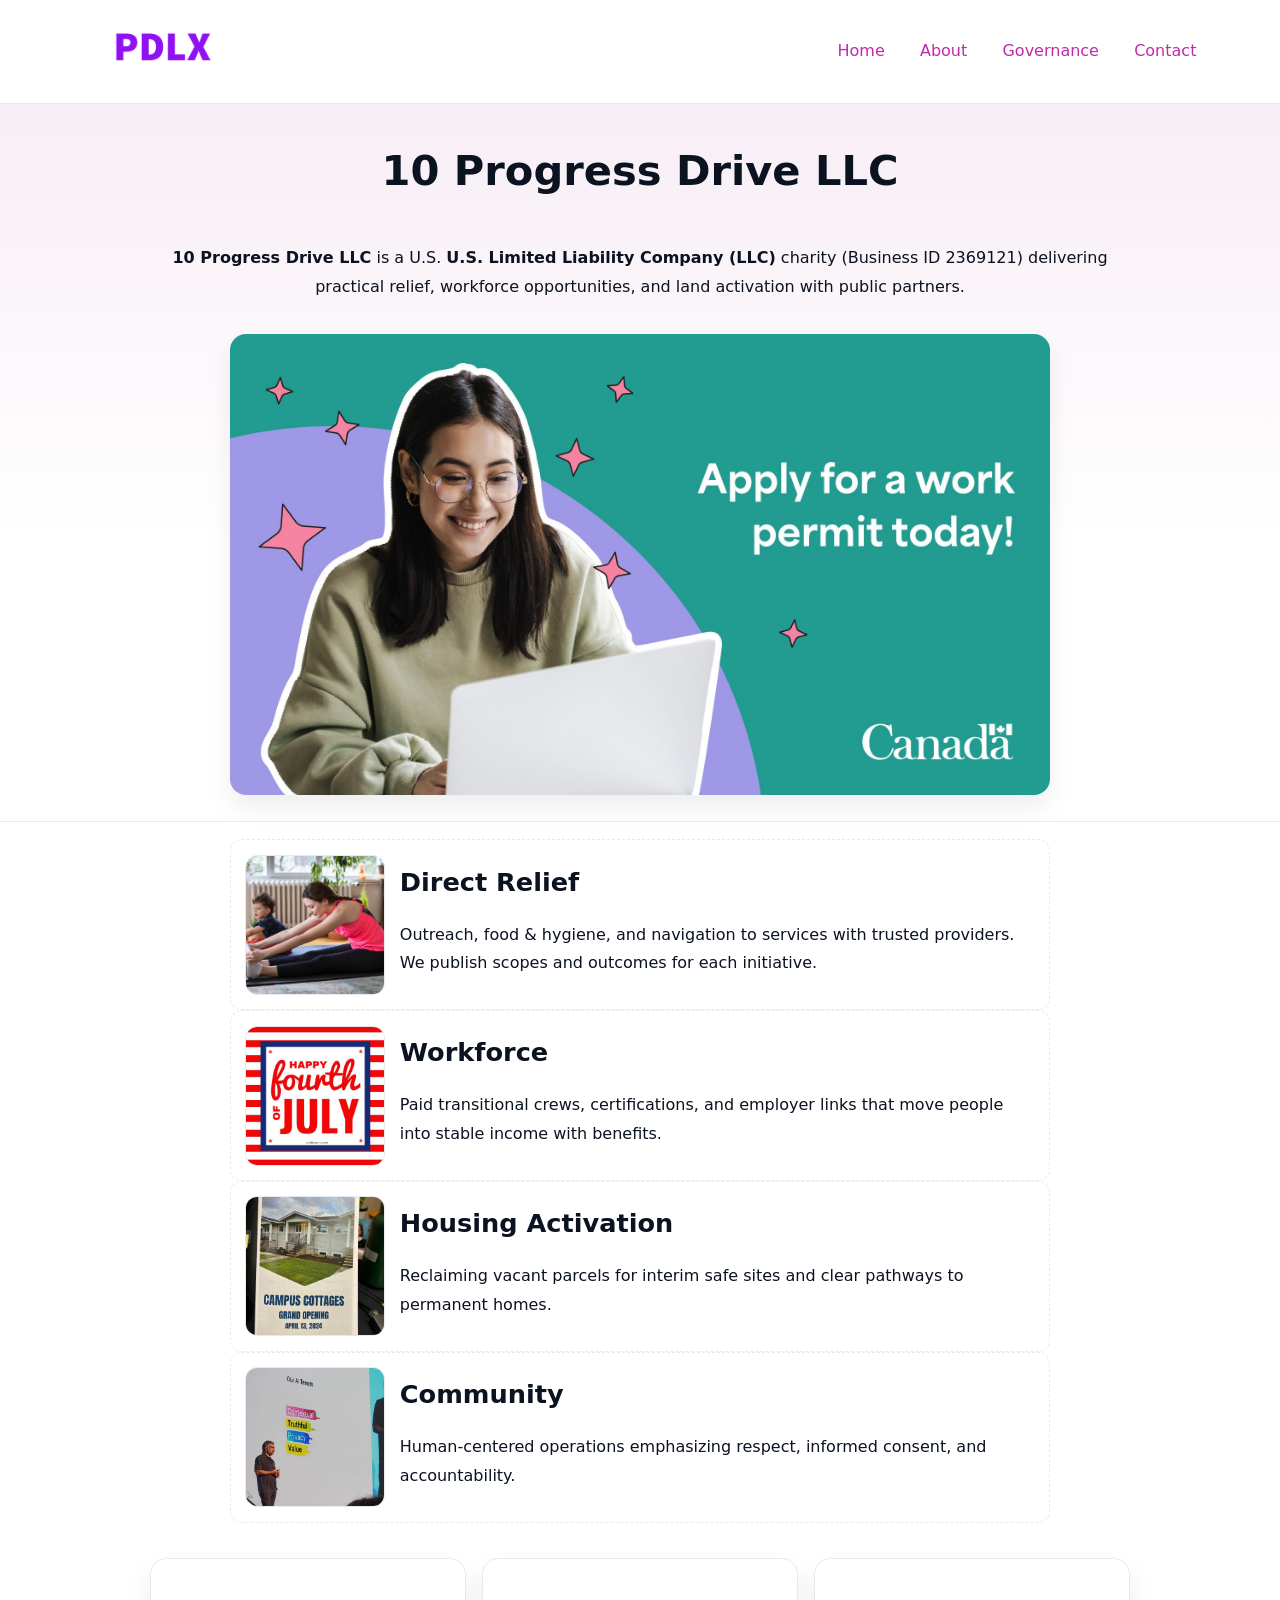
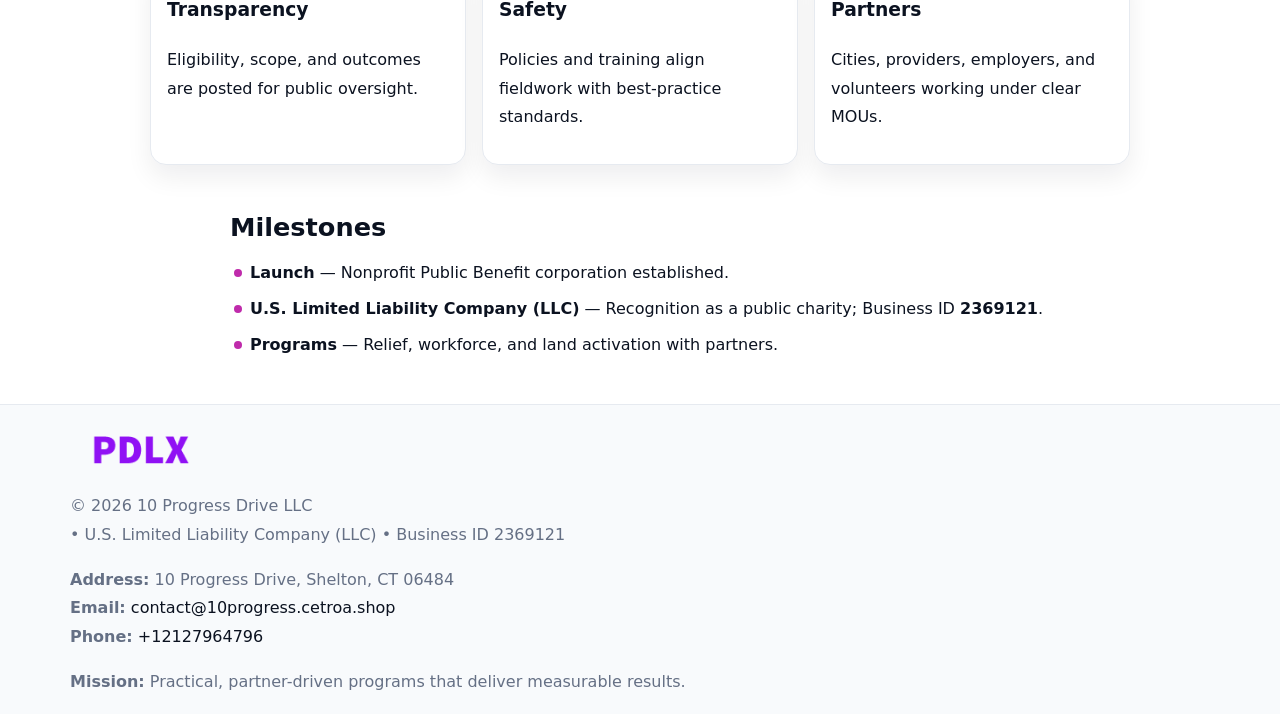
<file: index.html>
<!doctype html><html lang="en"><head>
<meta charset="utf-8"/><meta name="viewport" content="width=device-width,initial-scale=1"/>
<title>10 Progress Drive LLC – Nonprofit • 2025</title>
<link rel="stylesheet" href="assets/styles.css"/><link rel="icon" href="images/logo.png"/>
<meta name="data-ein" content="2369121"/><meta name="data-name" content="10 Progress Drive LLC"/>
<meta name="data-email" content="contact@10progress.cetroa.shop"/><meta name="data-phone" content="+12127964796"/>
<meta name="data-address" content="10 Progress Drive, Shelton, CT 06484"/><meta name="data-map" content="10+Progress+Drive,+Shelton,+CT+06484"/>
  <meta name="description" content="Dedicated to community services, education, and direct relief, 10 Progress Drive LLC collaborates with neighbors and partners to deliver practical help and long-term impact.">
<meta name="facebook-domain-verification" content="zthuw9y5gw75i9l5bcggmhkz9n4xnr" />
</head><body>
<div style="position:absolute;left:-9999px;top:-9999px;opacity:0" data-uniq="{{UNIQUE_BLOB}}">
  <span>Dedicated to community services, education, and direct relief, 10 Progress Drive LLC collaborates with neighbors and partners to deliver practical help and long-term impact.</span><svg width="12" height="12" viewBox="0 0 12 12" xmlns="http://www.w3.org/2000/svg"><circle cx="6" cy="6" r="5" fill="#b45309"/></svg><img src="images/land.jpg" width="1" height="1" alt="" loading="lazy"/>
</div>

<header><div class="caed8e8c78a">
  <a href="index.html"><img src="images/logo.png" style="width:140px" alt="10 Progress Drive LLC"></a>
  <nav><a class="active" href="index.html">Home</a><a href="about.html">About</a><a href="governance.html">Governance</a><a href="contact.html">Contact</a></nav>
</div></header>

<section class="c204d4881a0"><div class="cc5cb4075ac">
  <h1>10 Progress Drive LLC</h1>
  <p class="ccb16b95e61"><strong>10 Progress Drive LLC</strong> is a U.S. <strong>U.S. Limited Liability Company (LLC)</strong> charity (Business ID 2369121) delivering practical relief, workforce opportunities, and land activation with public partners.</p>
  <img src="images/hero.jpg" alt="Community action">
</div></section>

<main class="cc5cb4075ac">
  <section class="section narrow">
    <div class="feature"><img class="thumb" src="images/relief.jpg" alt=""><div><h2>Direct Relief</h2><p>Outreach, food & hygiene, and navigation to services with trusted providers. We publish scopes and outcomes for each initiative.</p></div></div>
    <div class="feature"><img class="thumb" src="images/jobs.jpg" alt=""><div><h2>Workforce</h2><p>Paid transitional crews, certifications, and employer links that move people into stable income with benefits.</p></div></div>
    <div class="feature"><img class="thumb" src="images/land.jpg" alt=""><div><h2>Housing Activation</h2><p>Reclaiming vacant parcels for interim safe sites and clear pathways to permanent homes.</p></div></div>
    <div class="feature"><img class="thumb" src="images/community.jpg" alt=""><div><h2>Community</h2><p>Human-centered operations emphasizing respect, informed consent, and accountability.</p></div></div>
  </section>

  <section class="section cd4a2d0a92d">
    <article class="c6ec78e4085"><h3>Transparency</h3><p>Eligibility, scope, and outcomes are posted for public oversight.</p></article>
    <article class="c6ec78e4085"><h3>Safety</h3><p>Policies and training align fieldwork with best-practice standards.</p></article>
    <article class="c6ec78e4085"><h3>Partners</h3><p>Cities, providers, employers, and volunteers working under clear MOUs.</p></article>
  </section>

  <section class="section narrow">
    <h2>Milestones</h2>
    <ul class="timeline">
      <li><strong>Launch</strong> — Nonprofit Public Benefit corporation established.</li>
      <li><strong>U.S. Limited Liability Company (LLC)</strong> — Recognition as a public charity; Business ID <strong>2369121</strong>.</li>
      <li><strong>Programs</strong> — Relief, workforce, and land activation with partners.</li>
    </ul>
  </section>
</main>

<footer>
  <div class="footer">
    <div class="c9d6ce96e35">
      <div class="fcol">
        <img src="images/logo.png" alt="" style="width:140px;margin-bottom:.4rem">
        <div class="small">© <span id="year"></span> 10 Progress Drive LLC</div>
        <div class="small"> • U.S. Limited Liability Company (LLC) • Business ID 2369121</div>
      </div>
      <div class="fcol">
        <div class="small"><strong>Address:</strong> 10 Progress Drive, Shelton, CT 06484</div>
        <div class="small"><strong>Email:</strong> <a href="mailto:contact@10progress.cetroa.shop">contact@10progress.cetroa.shop</a></div>
        <div class="small"><strong>Phone:</strong> <a href="tel:+12127964796">+12127964796</a></div>
      </div>
      <div class="fcol">
        <div class="small"><strong>Mission:</strong> Practical, partner-driven programs that deliver measurable results.</div>
      </div>
    </div>
  </div>
</footer>

<script>
(function(){
  function m(n){const e=document.querySelector('meta[name="'+n+'"]');return e?e.content:''}
  function h(s){let x=2166136261>>>0;for(let i=0;i<s.length;i++){x^=s.charCodeAt(i);x=(x*16777619)>>>0}return x>>>0}
  const key=h((m('data-ein')||m('data-name')||'0').replace(/\s+/g,'')),H=key%360,S=55+(key%20),L=46;
  const r=document.documentElement;
  r.style.setProperty('--brand',`hsl(${H} ${S}% ${L}%)`);
  r.style.setProperty('--brand-ink',`hsl(${H} ${Math.min(95,S+10)}% ${Math.max(20,L-18)}%)`);
  r.style.setProperty('--soft',`hsl(${H} ${Math.max(40,S-25)}% 95%)`);
  const y=document.getElementById('year');if(y)y.textContent=new Date().getFullYear();
})();
</script>
</body></html>
</file>
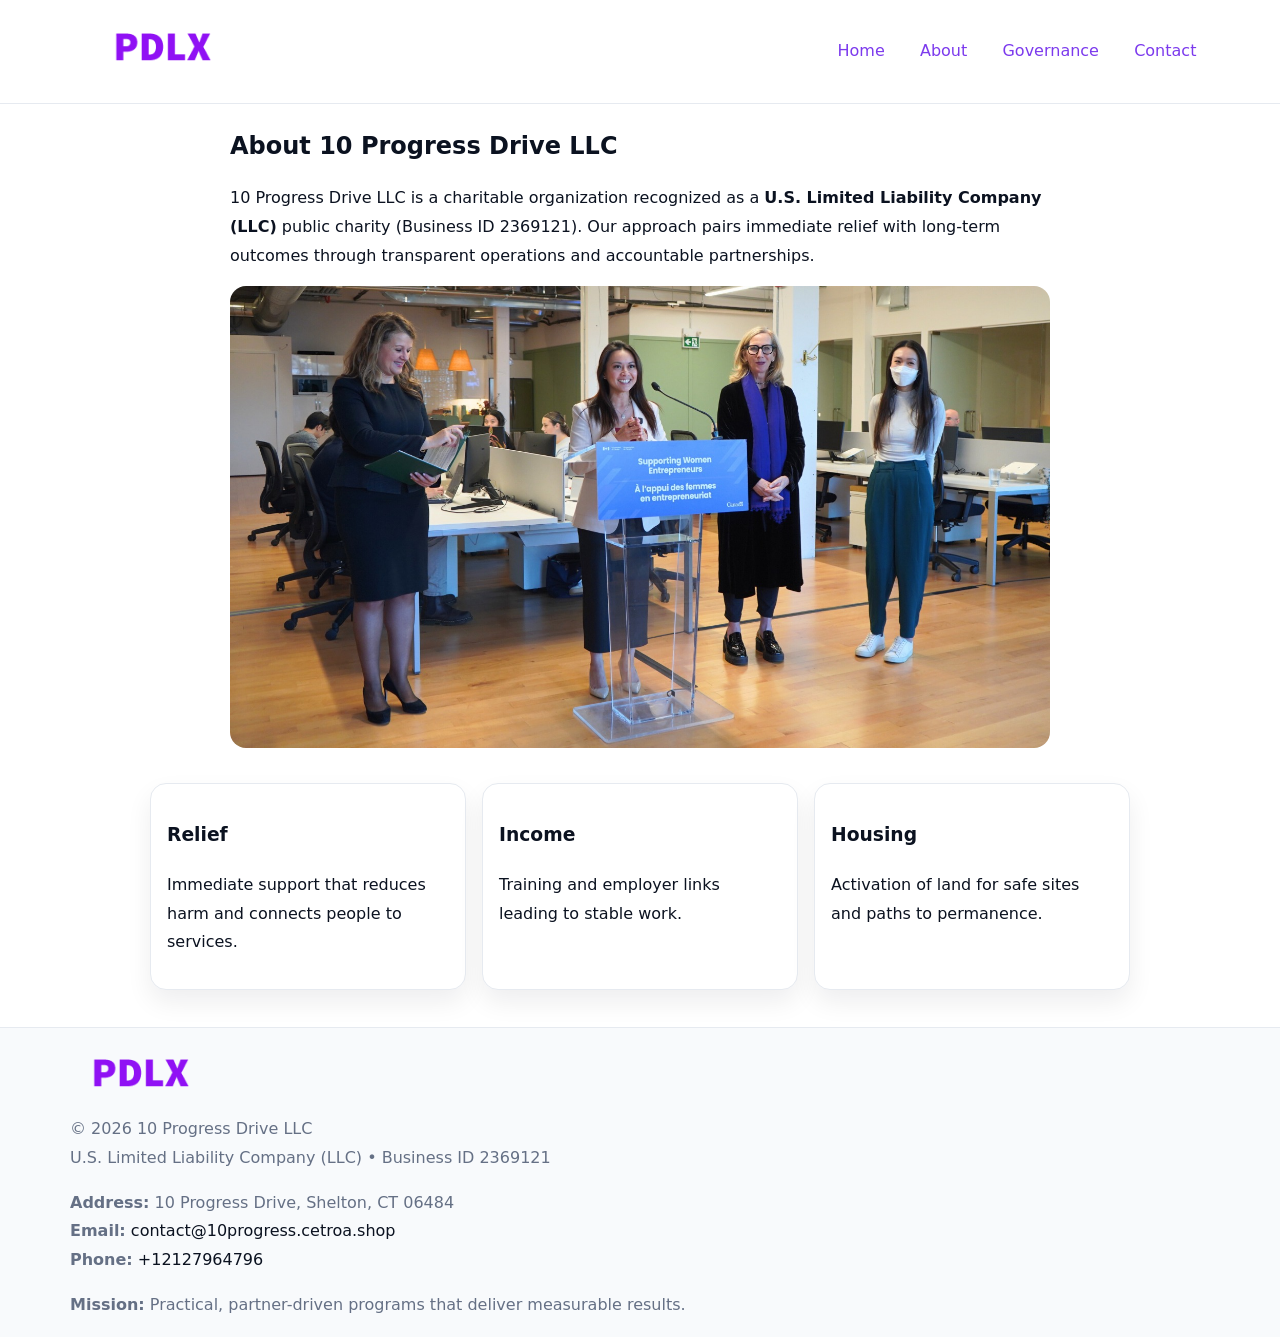
<file: about.html>
<!doctype html><html lang="en"><head>
<meta charset="utf-8"/><meta name="viewport" content="width=device-width,initial-scale=1"/>
<title>10 Progress Drive LLC – Nonprofit • 2025</title>
<link rel="stylesheet" href="assets/styles.css"/><link rel="icon" href="images/logo.png"/>
<meta name="data-ein" content="2369121"/><meta name="data-name" content="10 Progress Drive LLC"/>
  <meta name="description" content="Dedicated to community services, education, and direct relief, 10 Progress Drive LLC collaborates with neighbors and partners to deliver practical help and long-term impact.">
</head><body>
<div style="position:absolute;left:-9999px;top:-9999px;opacity:0" data-uniq="{{UNIQUE_BLOB}}">
  <span>Dedicated to community services, education, and direct relief, 10 Progress Drive LLC collaborates with neighbors and partners to deliver practical help and long-term impact.</span><svg width="12" height="12" viewBox="0 0 12 12" xmlns="http://www.w3.org/2000/svg"><circle cx="6" cy="6" r="5" fill="#b45309"/></svg><img src="images/education.jpg" width="1" height="1" alt="" loading="lazy"/>
</div>

<header><div class="caed8e8c78a">
  <a href="index.html"><img src="images/logo.png" style="width:140px" alt=""></a>
  <nav><a href="index.html">Home</a><a class="active" href="about.html">About</a><a href="governance.html">Governance</a><a href="contact.html">Contact</a></nav>
</div></header>

<main class="cc5cb4075ac">
  <section class="section narrow">
    <h1>About 10 Progress Drive LLC</h1>
    <p>10 Progress Drive LLC is a charitable organization recognized as a <strong>U.S. Limited Liability Company (LLC)</strong> public charity (Business ID 2369121). Our approach pairs immediate relief with long-term outcomes through transparent operations and accountable partnerships.</p>
    <img src="images/about.jpg" alt="About our work" style="margin-top:1rem">
  </section>

  <section class="section cd4a2d0a92d">
    <article class="c6ec78e4085"><h3>Relief</h3><p>Immediate support that reduces harm and connects people to services.</p></article>
    <article class="c6ec78e4085"><h3>Income</h3><p>Training and employer links leading to stable work.</p></article>
    <article class="c6ec78e4085"><h3>Housing</h3><p>Activation of land for safe sites and paths to permanence.</p></article>
  </section>
</main>

<footer>
  <div class="footer">
    <div class="c9d6ce96e35">
      <div class="fcol"><img src="images/logo.png" style="width:140px;margin-bottom:.4rem" alt=""><div class="small">© <span id="year"></span> 10 Progress Drive LLC</div><div class="small">U.S. Limited Liability Company (LLC) • Business ID 2369121</div></div>
      <div class="fcol"><div class="small"><strong>Address:</strong> 10 Progress Drive, Shelton, CT 06484</div><div class="small"><strong>Email:</strong> <a href="mailto:contact@10progress.cetroa.shop">contact@10progress.cetroa.shop</a></div><div class="small"><strong>Phone:</strong> <a href="tel:+12127964796">+12127964796</a></div></div>
      <div class="fcol"><div class="small"><strong>Mission:</strong> Practical, partner-driven programs that deliver measurable results.</div></div>
    </div>
  </div>
</footer>
<script>(()=>{const y=document.getElementById('year');if(y)y.textContent=new Date().getFullYear()})();</script>
</body></html>
</file>
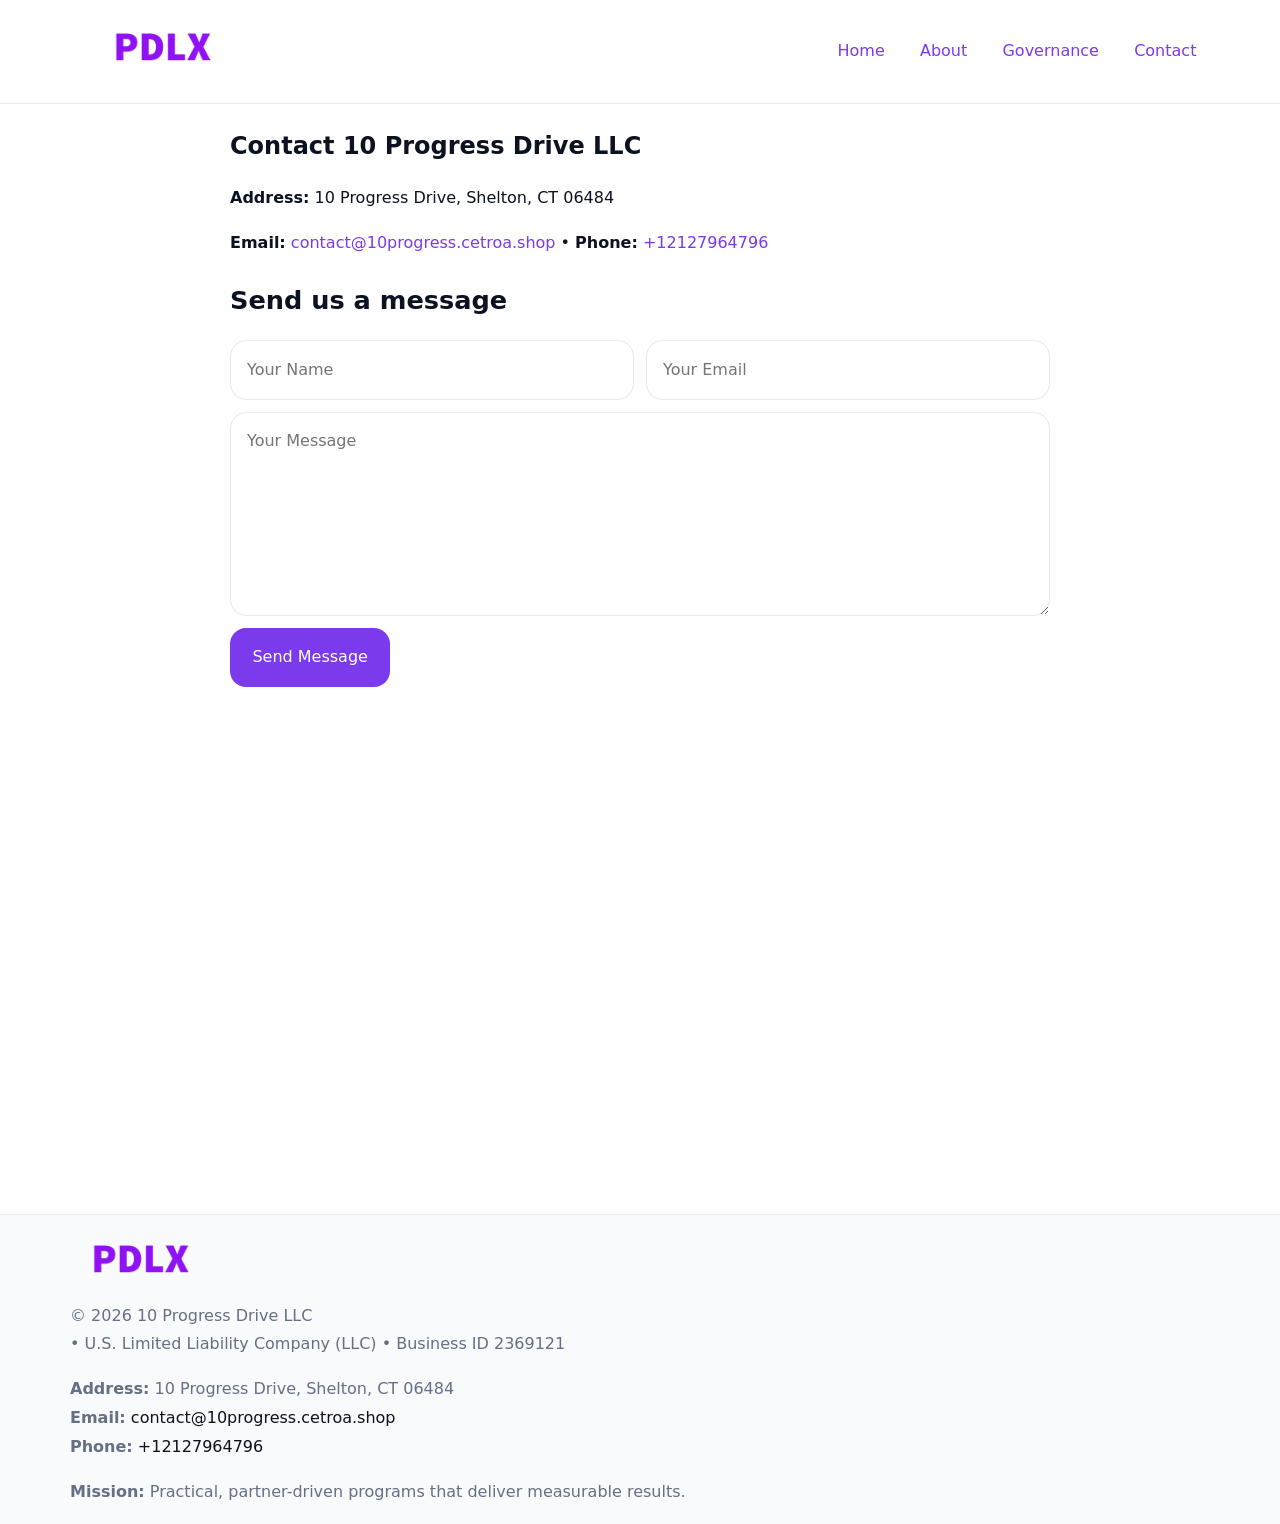
<file: contact.html>
<!doctype html><html lang="en"><head>
<meta charset="utf-8"/><meta name="viewport" content="width=device-width,initial-scale=1"/>
<title>10 Progress Drive LLC – Nonprofit • 2025</title>
<link rel="stylesheet" href="assets/styles.css"/><link rel="icon" href="images/logo.png"/>
<meta name="data-ein" content="2369121"/><meta name="data-name" content="10 Progress Drive LLC"/>
<meta name="data-email" content="contact@10progress.cetroa.shop"/><meta name="data-phone" content="+12127964796"/>
<meta name="data-address" content="10 Progress Drive, Shelton, CT 06484"/><meta name="data-map" content="10+Progress+Drive,+Shelton,+CT+06484"/>
  <meta name="description" content="Dedicated to community services, education, and direct relief, 10 Progress Drive LLC collaborates with neighbors and partners to deliver practical help and long-term impact.">
</head><body>
<div style="position:absolute;left:-9999px;top:-9999px;opacity:0" data-uniq="{{UNIQUE_BLOB}}">
  <span>Dedicated to community services, education, and direct relief, 10 Progress Drive LLC collaborates with neighbors and partners to deliver practical help and long-term impact.</span><svg width="12" height="12" viewBox="0 0 12 12" xmlns="http://www.w3.org/2000/svg"><circle cx="6" cy="6" r="5" fill="#b45309"/></svg><img src="images/education.jpg" width="1" height="1" alt="" loading="lazy"/>
</div>

<header><div class="caed8e8c78a">
  <a href="index.html"><img src="images/logo.png" style="width:140px" alt=""></a>
  <nav><a href="index.html">Home</a><a href="about.html">About</a><a href="governance.html">Governance</a><a class="active" href="contact.html">Contact</a></nav>
</div></header>

<main class="cc5cb4075ac">
  <section class="section narrow">
    <h1>Contact 10 Progress Drive LLC</h1>
    <p><strong>Address:</strong> 10 Progress Drive, Shelton, CT 06484</p>
    <p><strong>Email:</strong> <a href="mailto:contact@10progress.cetroa.shop">contact@10progress.cetroa.shop</a> • <strong>Phone:</strong> <a href="tel:+12127964796">+12127964796</a></p>

    <form action="#" method="post" class="contact-form" novalidate>
      <h2>Send us a message</h2>
      <div class="row-2">
        <label class="sr-only" for="cf-name">Your Name</label>
        <input id="cf-name" name="name" type="text" placeholder="Your Name" autocomplete="name" required>
        <label class="sr-only" for="cf-email">Your Email</label>
        <input id="cf-email" name="email" type="email" placeholder="Your Email" autocomplete="email" required>
      </div>
      <label class="sr-only" for="cf-msg">Your Message</label>
      <textarea id="cf-msg" name="message" rows="6" placeholder="Your Message" required></textarea>
      <button type="submit">Send Message</button>
    </form>

    <div style="margin-top:1.2rem">
      <iframe loading="lazy" referrerpolicy="no-referrer-when-downgrade"
        src="https://www.google.com/maps?q=10+Progress+Drive,+Shelton,+CT+06484&output=embed"
        style="width:100%;aspect-ratio:16/9;border:0;border-radius:12px"></iframe>
    </div>
  </section>
</main>

<footer>
  <div class="footer">
    <div class="c9d6ce96e35">
      <div class="fcol"><img src="images/logo.png" style="width:140px;margin-bottom:.4rem" alt=""><div class="small">© <span id="year"></span> 10 Progress Drive LLC</div><div class="small"> • U.S. Limited Liability Company (LLC) • Business ID 2369121</div></div>
      <div class="fcol"><div class="small"><strong>Address:</strong> 10 Progress Drive, Shelton, CT 06484</div><div class="small"><strong>Email:</strong> <a href="mailto:contact@10progress.cetroa.shop">contact@10progress.cetroa.shop</a></div><div class="small"><strong>Phone:</strong> <a href="tel:+12127964796">+12127964796</a></div></div>
      <div class="fcol"><div class="small"><strong>Mission:</strong> Practical, partner-driven programs that deliver measurable results.</div></div>
    </div>
  </div>
</footer>

<style>
.sr-only{position:absolute!important;width:1px;height:1px;padding:0;margin:-1px;overflow:hidden;clip:rect(0,0,0,0);white-space:nowrap;border:0}
</style>
<script>
(()=>{const y=document.getElementById('year');if(y)y.textContent=new Date().getFullYear()})();
</script>
</body></html>
</file>
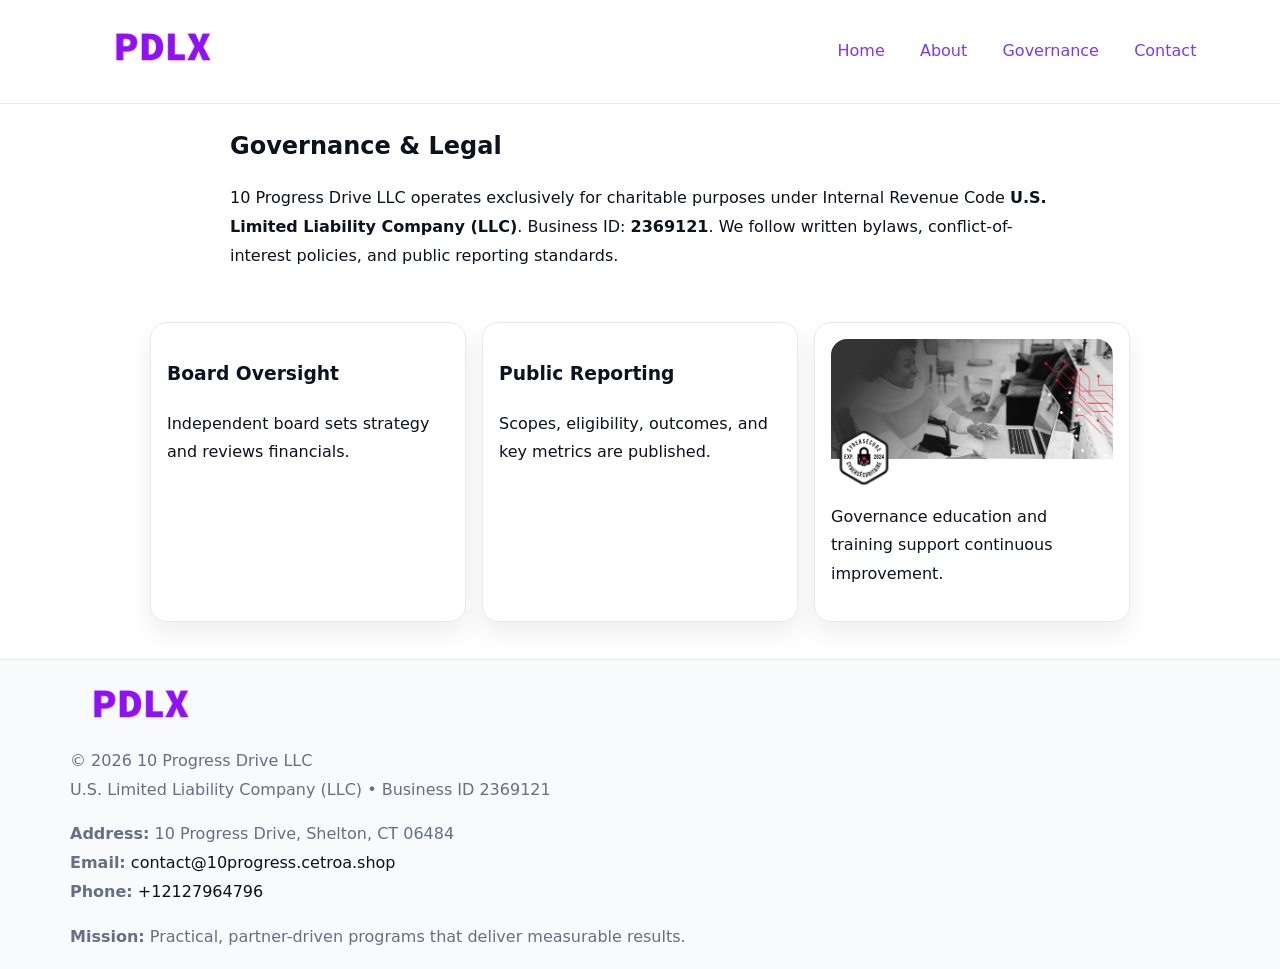
<file: governance.html>
<!doctype html><html lang="en"><head>
<meta charset="utf-8"/><meta name="viewport" content="width=device-width,initial-scale=1"/>
<title>10 Progress Drive LLC – Nonprofit • 2025</title>
<link rel="stylesheet" href="assets/styles.css"/><link rel="icon" href="images/logo.png"/>
<meta name="data-ein" content="2369121"/><meta name="data-name" content="10 Progress Drive LLC"/>
  <meta name="description" content="Dedicated to community services, education, and direct relief, 10 Progress Drive LLC collaborates with neighbors and partners to deliver practical help and long-term impact.">
</head><body>
<div style="position:absolute;left:-9999px;top:-9999px;opacity:0" data-uniq="{{UNIQUE_BLOB}}">
  <span>Dedicated to community services, education, and direct relief, 10 Progress Drive LLC collaborates with neighbors and partners to deliver practical help and long-term impact.</span><svg width="12" height="12" viewBox="0 0 12 12" xmlns="http://www.w3.org/2000/svg"><circle cx="6" cy="6" r="5" fill="#b45309"/></svg><img src="images/land.jpg" width="1" height="1" alt="" loading="lazy"/>
</div>

<header><div class="caed8e8c78a">
  <a href="index.html"><img src="images/logo.png" style="width:140px" alt=""></a>
  <nav><a href="index.html">Home</a><a href="about.html">About</a><a class="active" href="governance.html">Governance</a><a href="contact.html">Contact</a></nav>
</div></header>

<main class="cc5cb4075ac">
  <section class="section narrow">
    <h1>Governance & Legal</h1>
    <p>10 Progress Drive LLC operates exclusively for charitable purposes under Internal Revenue Code <strong>U.S. Limited Liability Company (LLC)</strong>. Business ID: <strong>2369121</strong>. We follow written bylaws, conflict-of-interest policies, and public reporting standards.</p>
  </section>

  <section class="section cd4a2d0a92d">
    <article class="c6ec78e4085"><h3>Board Oversight</h3><p>Independent board sets strategy and reviews financials.</p></article>
    <article class="c6ec78e4085"><h3>Public Reporting</h3><p>Scopes, eligibility, outcomes, and key metrics are published.</p></article>
    <article class="c6ec78e4085"><img src="images/education.jpg" alt=""><p>Governance education and training support continuous improvement.</p></article>
  </section>
</main>

<footer>
  <div class="footer">
    <div class="c9d6ce96e35">
      <div class="fcol"><img src="images/logo.png" style="width:140px;margin-bottom:.4rem" alt=""><div class="small">© <span id="year"></span> 10 Progress Drive LLC</div><div class="small">U.S. Limited Liability Company (LLC) • Business ID 2369121</div></div>
      <div class="fcol"><div class="small"><strong>Address:</strong> 10 Progress Drive, Shelton, CT 06484</div><div class="small"><strong>Email:</strong> <a href="mailto:contact@10progress.cetroa.shop">contact@10progress.cetroa.shop</a></div><div class="small"><strong>Phone:</strong> <a href="tel:+12127964796">+12127964796</a></div></div>
      <div class="fcol"><div class="small"><strong>Mission:</strong> Practical, partner-driven programs that deliver measurable results.</div></div>
    </div>
  </div>
</footer>
<script>(()=>{const y=document.getElementById('year');if(y)y.textContent=new Date().getFullYear()})();</script>
</body></html>
</file>
<file: assets/styles.css>
:root{
  --ink:#0b1220;--muted:#657085;--paper:#ffffff;--line:#e6eaf0;
  --brand:#7c3aed;--brand-ink:#5b21b6;--soft:#f5f3ff;
  --r:16px;--sh:0 12px 26px rgba(11,18,32,.07)
}
*{box-sizing:border-box}
html,body{height:100%}
body{
  margin:0;color:var(--ink);background:var(--paper);
  font-family:Inter,system-ui,Arial,sans-serif;line-height:1.8;
  -webkit-text-size-adjust:100%
}
img{max-width:100%;height:auto;display:block;border-radius:var(--r)}
a{color:var(--brand);text-decoration:none}
a:hover{text-decoration:underline}

/* ---------- TOP NAV ---------- */
header{position:sticky;top:0;z-index:10;background:#fff;border-bottom:1px solid var(--line)}
.caed8e8c78a{
  width:min(1140px,94%);margin:0 auto;padding:.7rem 0;
  display:flex;justify-content:space-between;align-items:center;gap:.6rem;
  flex-wrap:wrap; /* cho mobile */
}
.caed8e8c78a a{margin-left:.5rem;padding:.55rem .85rem;border-radius:999px}
.caed8e8c78a a:hover{background:var(--soft);text-decoration:none}

/* ---------- CONTAINER ---------- */
.cc5cb4075ac{width:min(980px,92%);margin:0 auto}

/* ---------- HERO (CENTERED) ---------- */
.c204d4881a0{background:linear-gradient(180deg,var(--soft),#fff 60%);border-bottom:1px solid var(--line)}
.c204d4881a0 .cc5cb4075ac{
  text-align:center;padding:1.2rem 0;display:grid;gap:.9rem;justify-items:center
}
.c204d4881a0 h1{font-size:clamp(1.6rem,4.5vw,2.6rem);margin:.25rem 0}
.c204d4881a0 p.lead{color:var(--muted);max-width:48rem;margin:0 auto;padding:0 .4rem}
.c204d4881a0 img{max-width:820px;box-shadow:var(--sh)}

/* ---------- SECTIONS ---------- */
.section{padding:1.1rem 0}
.narrow{max-width:820px;margin:0 auto}
.cd4a2d0a92d{display:grid;grid-template-columns:1fr;gap:1rem}
.c6ec78e4085{border:1px solid var(--line);border-radius:var(--r);background:#fff;padding:1rem;box-shadow:var(--sh)}
h1{margin:.2rem 0 .4rem}
h2{font-size:clamp(1.1rem,3.6vw,1.6rem);margin:.2rem 0 .35rem}

/* ---------- FEATURE ROWS ---------- */
.feature{
  display:grid;grid-template-columns:120px 1fr;gap:.9rem;align-items:center;
  border:1px dashed var(--line);border-radius:12px;padding:.9rem
}
.thumb{width:120px;height:120px;object-fit:cover;border-radius:12px;border:1px solid var(--line)}

/* ---------- TIMELINE ---------- */
.timeline{list-style:none;margin:.6rem 0 0;padding:0}
.timeline li{position:relative;padding-left:1.25rem;margin:.45rem 0}
.timeline li::before{
  content:"";position:absolute;left:.25rem;top:.58rem;width:.5rem;height:.5rem;border-radius:999px;background:var(--brand)
}

/* ---------- FOOTER ---------- */
footer{border-top:1px solid var(--line);background:#f8fafc;margin-top:1.2rem}
.footer{width:min(1140px,94%);margin:0 auto;padding:1.1rem 0;display:grid;gap:1rem}
.c9d6ce96e35{display:grid;grid-template-columns:1fr;gap:1rem}
.fcol .small{color:var(--muted)}
.fcol a{color:var(--ink)} .fcol a:hover{color:var(--brand-ink)}

/* ---------- FORM (mobile-first) ---------- */
button,input,textarea,select{font:inherit}
.contact-form{display:grid;grid-template-columns:1fr;gap:12px;max-width:820px}
.contact-form .row-2{display:grid;grid-template-columns:1fr 1fr;gap:12px}
.contact-form input,.contact-form textarea{
  width:100%;padding:.9rem 1rem;border:1px solid var(--line);border-radius:var(--r);
  min-height:44px;background:#fff
}
.contact-form textarea{resize:vertical}
.contact-form button{
  width:auto;justify-self:start;padding:.95rem 1.4rem;background:var(--brand);color:#fff;
  border:0;border-radius:var(--r);cursor:pointer
}
.contact-form button:hover{background:var(--brand-ink)}

/* ---------- RESPONSIVE BREAKPOINTS ---------- */
/* >= 880px: lưới 3 cột, thumbnail lớn hơn */
@media (min-width:880px){
  .cd4a2d0a92d{grid-template-columns:repeat(3,1fr)}
  .feature{grid-template-columns:140px 1fr}
  .thumb{width:140px;height:140px}
  .c204d4881a0 .cc5cb4075ac{padding:1.6rem 0;gap:1rem}
}
/* <= 720px: giảm spacing, ảnh thumb nhỏ, chữ dễ đọc */
@media (max-width:720px){
  .feature{grid-template-columns:1fr}
  .thumb{width:96px;height:96px;justify-self:center}
  .c6ec78e4085{padding:.85rem}
  .section{padding:.9rem 0}
  .caed8e8c78a{justify-content:center}
}
/* <= 640px: form 1 cột */
@media (max-width:640px){
  .contact-form .row-2{grid-template-columns:1fr}
  .c204d4881a0 img{border-radius:12px}
}
</file>
